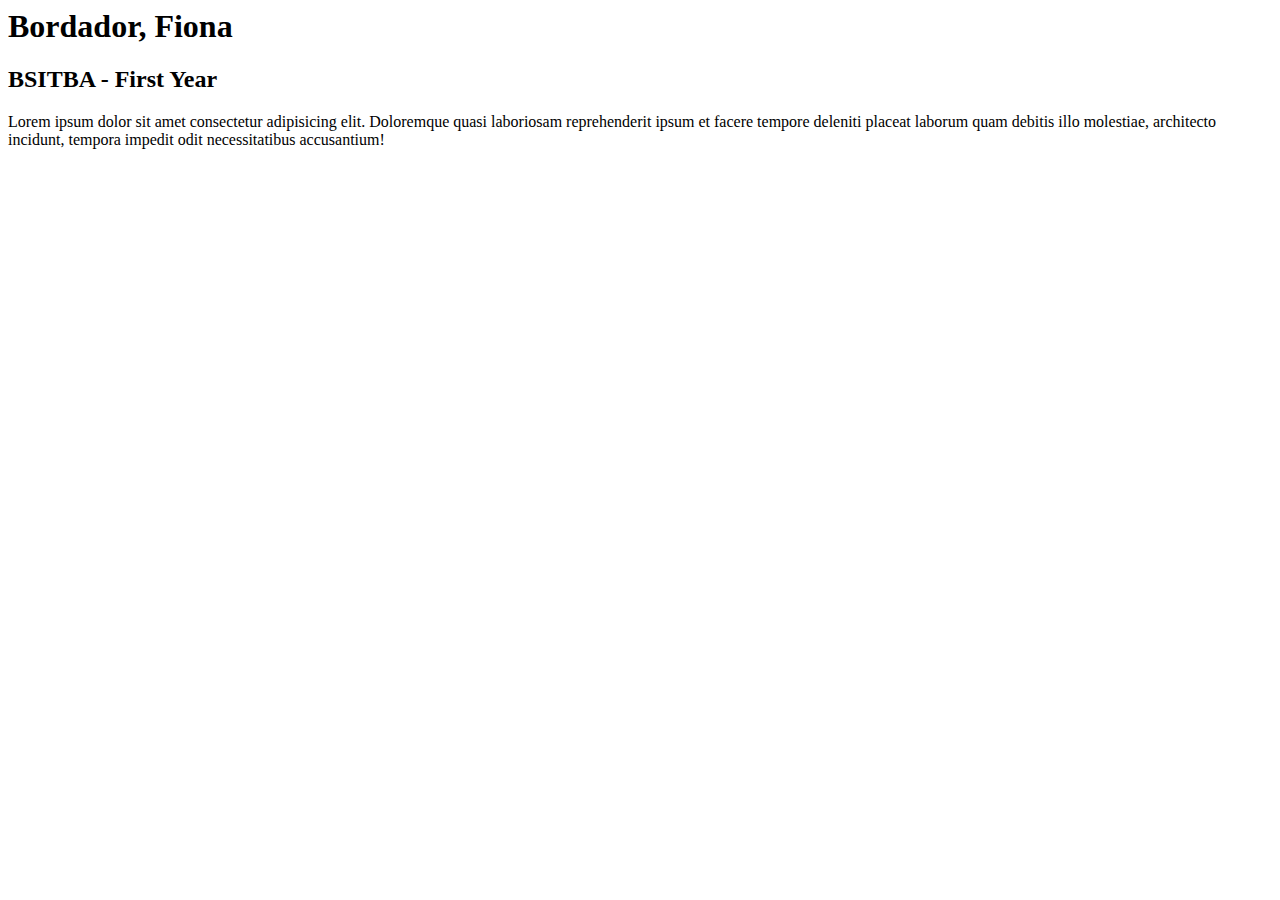
<file: index.html>
<html lang="en">
<head>
    <meta charset="UTF-8">
    <meta name="viewport" content="width=device-width, initial-scale=1.0">
    <title>IT0043 - TB02</title>
</head>
<body>
    <h1>Bordador, Fiona</h1>
    <h2>BSITBA - First Year</h2>
    <p>Lorem ipsum dolor sit amet consectetur adipisicing elit. Doloremque quasi laboriosam reprehenderit ipsum et facere tempore deleniti placeat laborum quam debitis illo molestiae, architecto incidunt, tempora impedit odit necessitatibus accusantium!</p>
</body>
</html>
</file>
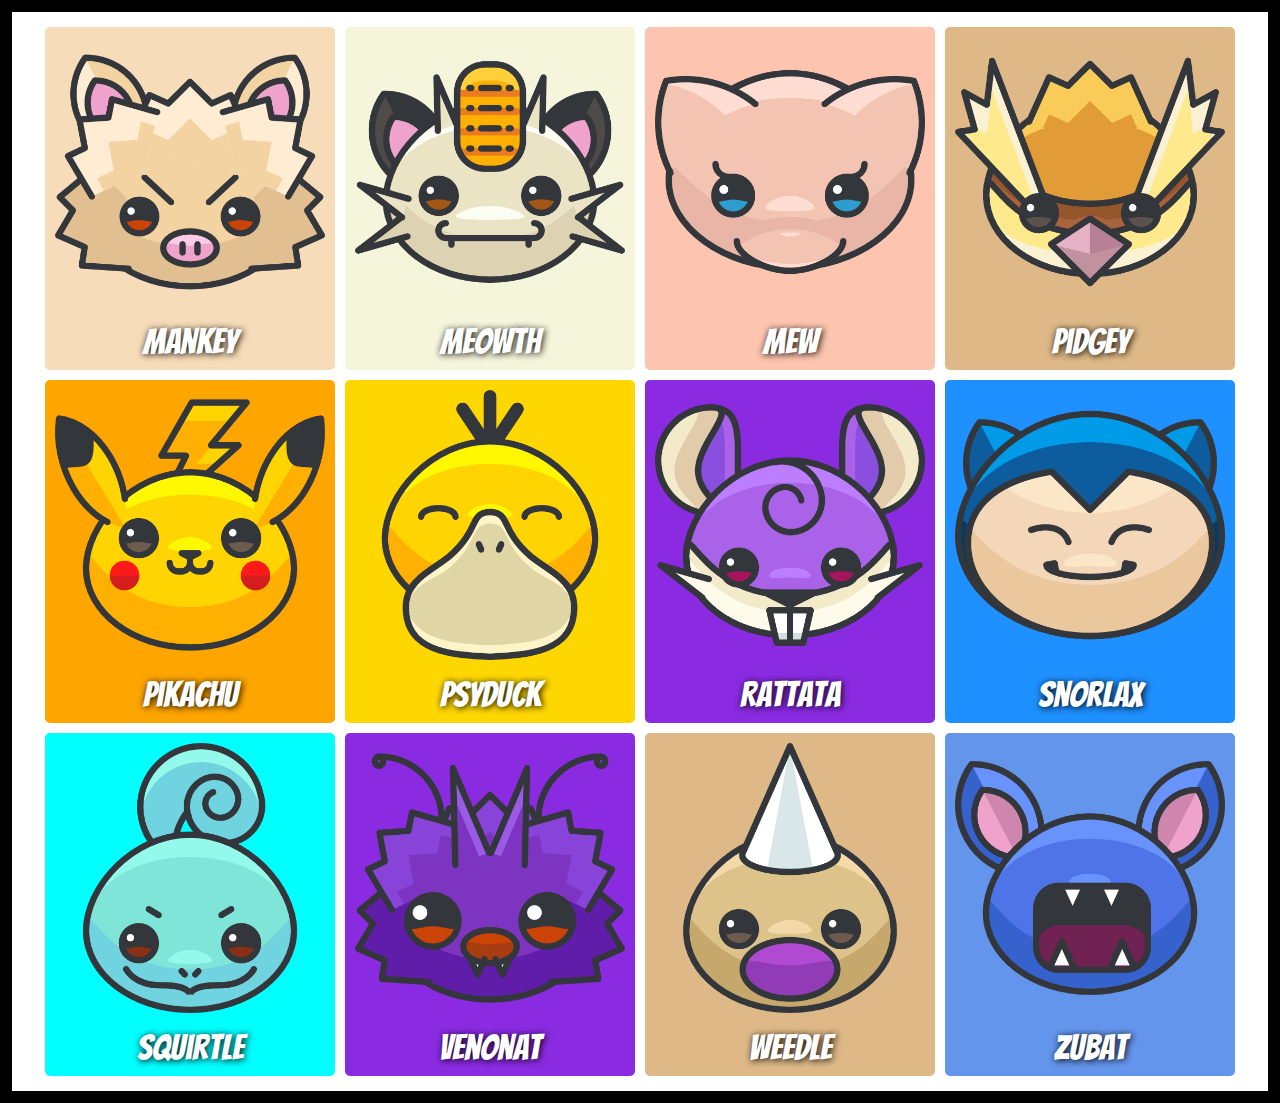
<file: bordador_mpe.html>
<!DOCTYPE html>
<html lang="en">
<head>
    <meta charset="UTF-8">
    <meta name="viewport" content="width=device-width, initial-scale=1.0">
    <title>Bordador_mpe2</title>
    <link rel="stylesheet" href="bordador_mpe.css">
    <link rel="preconnect" href="https://fonts.googleapis.com">
<link rel="preconnect" href="https://fonts.gstatic.com" crossorigin>
<link href="https://fonts.googleapis.com/css2?family=Bangers&display=swap" rel="stylesheet">
</head>
<body>
    <div class="grid-container">
        <div class="card mankey">
            <img src="mankey.png" alt="Mankey">
            <h4 class="h4">Mankey</h4>
        </div>
        <div class="card meowth">
            <img src="meowth.png" alt="Meowth">
            <h4 class="h4">Meowth</h4>
        </div>
        <div class="card mew">
            <img src="mew.png" alt="Mew">
            <h4 class="h4">Mew</h4>
        </div>
        <div class="card pidgey">
            <img src="pidgey.png" alt="Pidgey">
            <h4 class="h4">Pidgey</h4>
        </div>
        <div class="card pikachu">
            <img src="pikachu.png" alt="Pikachu">
            <h4 class="h4">Pikachu</h4>
        </div>
        <div class="card psyduck">
            <img src="psyduck.png" alt="Psyduck">
            <h4 class="h4">Psyduck</h4>
        </div>
        <div class="card rattata">
            <img src="rattata.png" alt="Rattata">
            <h4 class="h4">Rattata</h4>
        </div>
        <div class="card snorlax">
            <img src="snorlax.png" alt="Snorlax">
            <h4 class="h4">Snorlax</h4>
        </div>
        <div class="card squirtle1">
            <img src="squirtle1.png" alt="Squirtle">
            <h4 class="h4">Squirtle</h4>
        </div>
        <div class="card venonat1">
            <img src="venonat1.png" alt="Venonat">
            <h4 class="h4">Venonat</h4>
        </div>
        <div class="card weedle">
            <img src="weedle.png" alt="Weedle">
            <h4 class="h4">Weedle</h4>
        </div>
        <div class="card zubat">
            <img src="zubat.png" alt="Zubat">
            <h4 class="h4">Zubat</h4>
        </div>
    </div>
</body>
</html>
</file>
<file: bordador_mpe.css>
* {
    margin: 0;
    padding: 0;
    box-sizing: border-box;
    font-family: "Bangers", system-ui;
    font-weight: 300;
    font-style: normal;
    font-size: 35px ;
}

body {
    background-image: url("http://wallpapercave.com/wp/xLZrFev.png");
    background-position: center;
    background-size: cover;
    display: flex;
    justify-content: center;
    align-items: center;
    min-height: 100vh;
    border: 12px solid black;  
    padding: 10px;  
    margin: 0;  
}

.grid-container {
    display: flex;
    flex-wrap: wrap;
    justify-content: center;
    align-items: center;
    width: 100%;
    max-width: 1200px;
}

.card {
    flex: 1 1 calc(25% - 10px);
    margin: 5px;
    position: relative;
    text-align: center;
    padding: 10px;
    border-radius: 5px;  
    transition: transform 0.3s, box-shadow 0.3s;
    overflow: hidden;
    background: white;
    align-items: center;
}

.card img {
    width: 100%;
    border-radius: 10px;
}

.card::before {
    content: '';
    position: absolute;
    top: 0;
    left: 0;
    width: 100%;
    height: 100%;
    background-image: url("45b814e3afeecc65a13b85c39f62e18c.jpg");
    background-size: cover;
    background-position: center;
    opacity: 0;
    transition: opacity 0.3s;
    z-index: 0;
}

.card:hover::before {
    opacity: 0.7;
}

.card .container, .card img, .card .h4 {
    position: relative;
    z-index: 1;
}

.card:hover {
    transform: scale(1.05);
    box-shadow: 0 4px 8px rgba(0, 0, 0, 0.2);
}

.h4 {
    text-shadow: 1px 1px 7px rgb(0, 0, 0);
    margin-top: 10px;
    color: white;
    position: relative;
    z-index: 1;
    text-align: center;
}

.mankey {
    background-color: rgb(247, 220, 185);
}

.meowth {
    background-color: beige;
}

.mew {
    background-color: rgb(253, 196, 175);
}

.pidgey {
    background-color: burlywood;
}

.pikachu {
    background-color:orange;
}

.psyduck {
    background-color: gold;
}

.rattata {
    background-color: blueviolet;
}

.snorlax {
    background-color: dodgerblue;
}

.squirtle1 {
    background-color: cyan;
}

.venonat1 {
    background-color: blueviolet;
}

.weedle {
    background-color: burlywood;
}

.zubat {
    background-color: cornflowerblue;
}

@media (max-width: 1200px) {
    .card {
        flex: 1 1 calc(33.33% - 10px);
    }
}

@media (max-width: 900px) {
    .grid-container {
        display: block;
    }
    .card {
        display: flex;
        align-items: center;
        padding: 15px;
    }
    .card img {
        width: 50px;
        height: 50px;
        margin-right: 15px;
    }
    .card .h4 {
        text-shadow: 1px 1px 7px rgb(0, 0, 0);
        margin-top: 10px;
        color: white;
        position: relative;
        z-index: 1;
    }
    .card::before {
        content: '';
        position: absolute;
        top: 0;
        left: 0;
        width: 100%;
        height: 100%;
        background-image: url("45b814e3afeecc65a13b85c39f62e18c.jpg");
        background-size: cover;
        background-position: center;
        opacity: 0;
        transition: opacity 0.3s;
        z-index: 0;
    }
    
    .card:hover::before {
        opacity: 0.7;
    }
    
    .card .container, .card img, .card .h4 {
        position: relative;
        z-index: 1;
    }
    
    .card:hover {
        transform: scale(1.05);
        box-shadow: 0 4px 8px rgba(0, 0, 0, 0.2);
    }
    
    .card .h4 {
        text-shadow: 1px 1px 7px rgb(0, 0, 0);
        margin-top: 10px;
        color: white;
        position: relative;
        z-index: 1;
    }
    .card::after {
        content: '';
        position: absolute;
        bottom: 10px;
        right: 10px;
        width: 50px; 
        height: 50px; 
        background: url('pokeball.png') no-repeat center center; 
        background-size: contain;
        opacity: 1; 
        z-index: 2;
        transition: transform 0.3s;
    }
}

@media (max-width: 600px) {
    .card {
        flex-direction: column;
        align-items: center;
    }
    .card img {
        margin: 0 0 10px 0;
        width: 100%;
        height: auto;
    }
    .card::before {
        content: '';
        position: absolute;
        top: 0;
        left: 0;
        width: 100%;
        height: 100%;
        background-image: url("45b814e3afeecc65a13b85c39f62e18c.jpg");
        background-size: cover;
        background-position: center;
        opacity: 0;
        transition: opacity 0.3s;
        z-index: 0;
    }
    
    .card:hover::before {
        opacity: 0.7;
    }
    
    .card .container, .card img, .card .h4 {
        position: relative;
        z-index: 1;
    }
    
    .card:hover {
        transform: scale(1.05);
        box-shadow: 0 4px 8px rgba(0, 0, 0, 0.2);
    }
    
    .card .h4 {
        text-shadow: 1px 1px 7px rgb(0, 0, 0);
        margin-top: 10px;
        color: white;
        position: relative;
        z-index: 1;

    }
    
}
</file>
